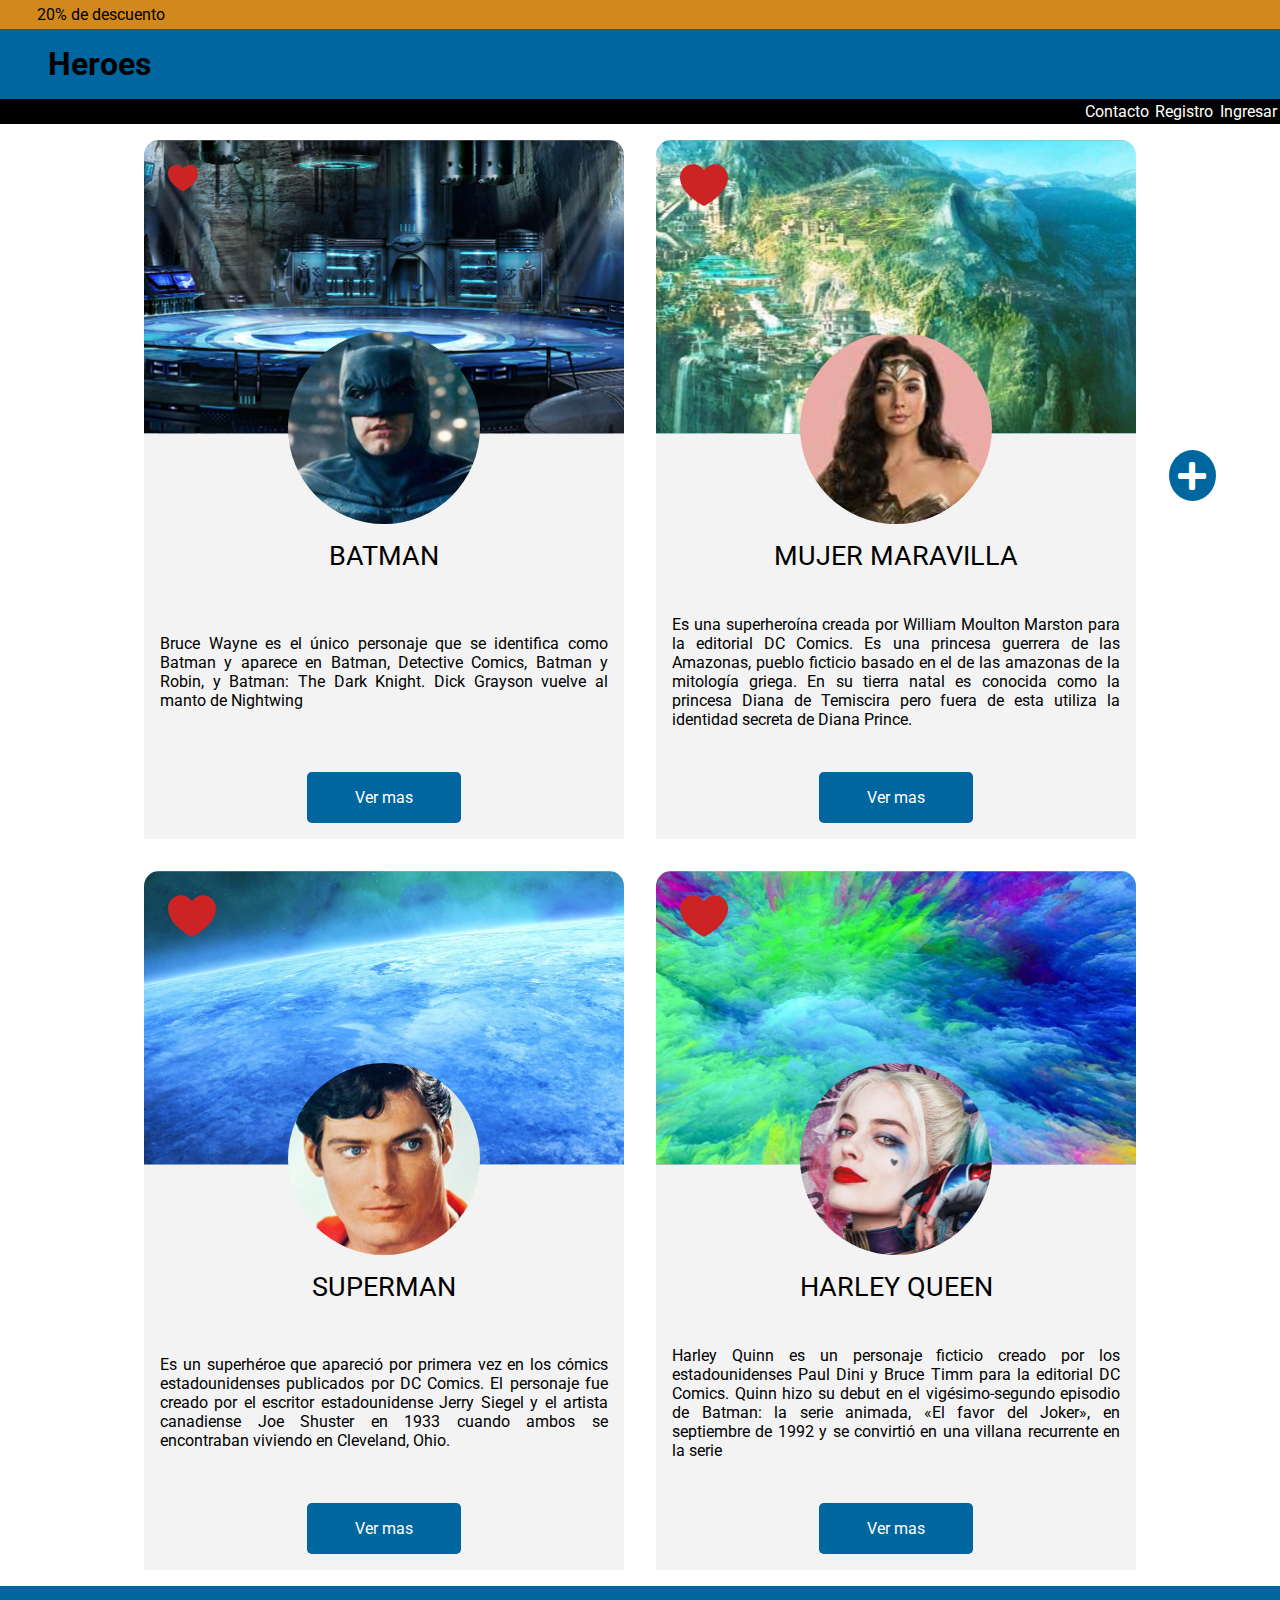
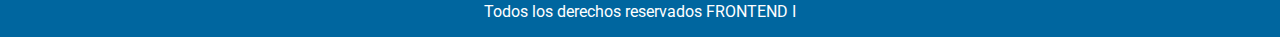
<file: index.html>
<!DOCTYPE html>
<html lang="es">

<head>
    <meta charset="UTF-8">
    <meta http-equiv="X-UA-Compatible" content="IE=edge">
    <meta name="viewport" content="width=device-width, initial-scale=1.0">
    <link rel="stylesheet" href="css/styles.css">
    <title>Heroes</title>
</head>

<body>
    <!--HEADER-->
    <header>
        <div class="foo-bar">
            <p class="big-holder">20% de descuento</p>
        </div>
        <h1 class="big-holder">Heroes</h1>
        <div class="header-bot">
            <nav>
                <ul class="menu">
                    <li><a href="contacto.html">Contacto</a></li>
                    <li><a href="">Registro</a></li>
                    <li><a href="">Ingresar</a></li>
                </ul>
            </nav>
        </div>
    </header>
    <!--MAIN-->
    <main>

        <i class="fas fa-plus flotante"></i>

        <section class="card-container mid-holder">
            <!--CARD 1-->
            <div class="card">
                <div class="background batman">
                    <img src="img/corazon.png" alt="corazon" class="like">
                    <img src="img/batman-foto.svg" alt="batman" class="foto">
                    <img src="img/corazon.png" alt="corazon" class="like hidden">
                </div>
                <div class="card-text">
                    <h3 class="hero-name">BATMAN</h3>
                    <p>Bruce Wayne es el único personaje que se identifica como Batman y aparece en Batman, Detective
                        Comics, Batman y Robin, y Batman: The Dark Knight. Dick Grayson vuelve al manto de Nightwing
                    </p>
                    <div class="card-link">
                        <a href="">Ver mas</a>
                    </div>
                </div>

            </div>
            <!--CARD 2-->
            <div class="card">
                <div class="background mujer-maravilla">
                    <img src="img/corazon.svg" alt="corazon" class="like">
                    <img src="img/mujermaravilla.svg" alt="mujer maravilla" class="foto">
                    <img src="img/corazon.svg" alt="corazon" class="like hidden">
                </div>
                <div class="card-text">
                    <h3 class="hero-name">Mujer Maravilla</h3>
                    <p>Es una superheroína creada por William Moulton Marston para la editorial DC Comics. Es una
                        princesa guerrera de las Amazonas, pueblo ficticio basado en el de las amazonas de la mitología
                        griega. En su tierra natal es conocida como la princesa Diana de Temiscira pero fuera de esta
                        utiliza la identidad secreta de Diana Prince. </p>
                    <div class="card-link">
                        <a href="">Ver mas</a>
                    </div>
                </div>

            </div>
            <!--CARD 3-->
            <div class="card">
                <div class="background superman">
                    <img src="img/corazon.svg" alt="corazon" class="like">
                    <img src="img/superman.svg" alt="batman" class="foto">
                    <img src="img/corazon.svg" alt="corazon" class="like hidden">
                </div>
                <div class="card-text">
                    <h3 class="hero-name">SUPERMAN</h3>
                    <p>Es un superhéroe que apareció por primera vez en los cómics estadounidenses publicados por DC
                        Comics. ​
                        El personaje fue creado por el escritor estadounidense Jerry Siegel y el artista canadiense Joe
                        Shuster en 1933 cuando ambos se encontraban viviendo en Cleveland, Ohio.</p>
                    <div class="card-link">
                        <a href="">Ver mas</a>
                    </div>
                </div>

            </div>
            <!--CARD 4-->
            <div class="card">
                <div class="background harley">
                    <img src="img/corazon.svg" alt="corazon" class="like">
                    <img src="img/harleyquien.svg" alt="batman" class="foto">
                    <img src="img/corazon.svg" alt="corazon" class="like hidden">
                </div>
                <div class="card-text">
                    <h3 class="hero-name">Harley Queen</h3>
                    <p>Harley Quinn es un personaje ficticio creado por los estadounidenses Paul Dini y Bruce Timm para
                        la editorial DC Comics. Quinn hizo su debut en el vigésimo-segundo episodio de Batman: la serie
                        animada, «El favor del Joker», en septiembre de 1992 y se convirtió en una villana recurrente en
                        la serie</p>
                    <div class="card-link">
                        <a href="">Ver mas</a>
                    </div>
                </div>

            </div>
        </section>

    </main>
    <!--FOOTER-->
    <footer>
        <p class="big-holder">Todos los derechos reservados FRONTEND I</p>
    </footer>


</body>


</html>
</file>
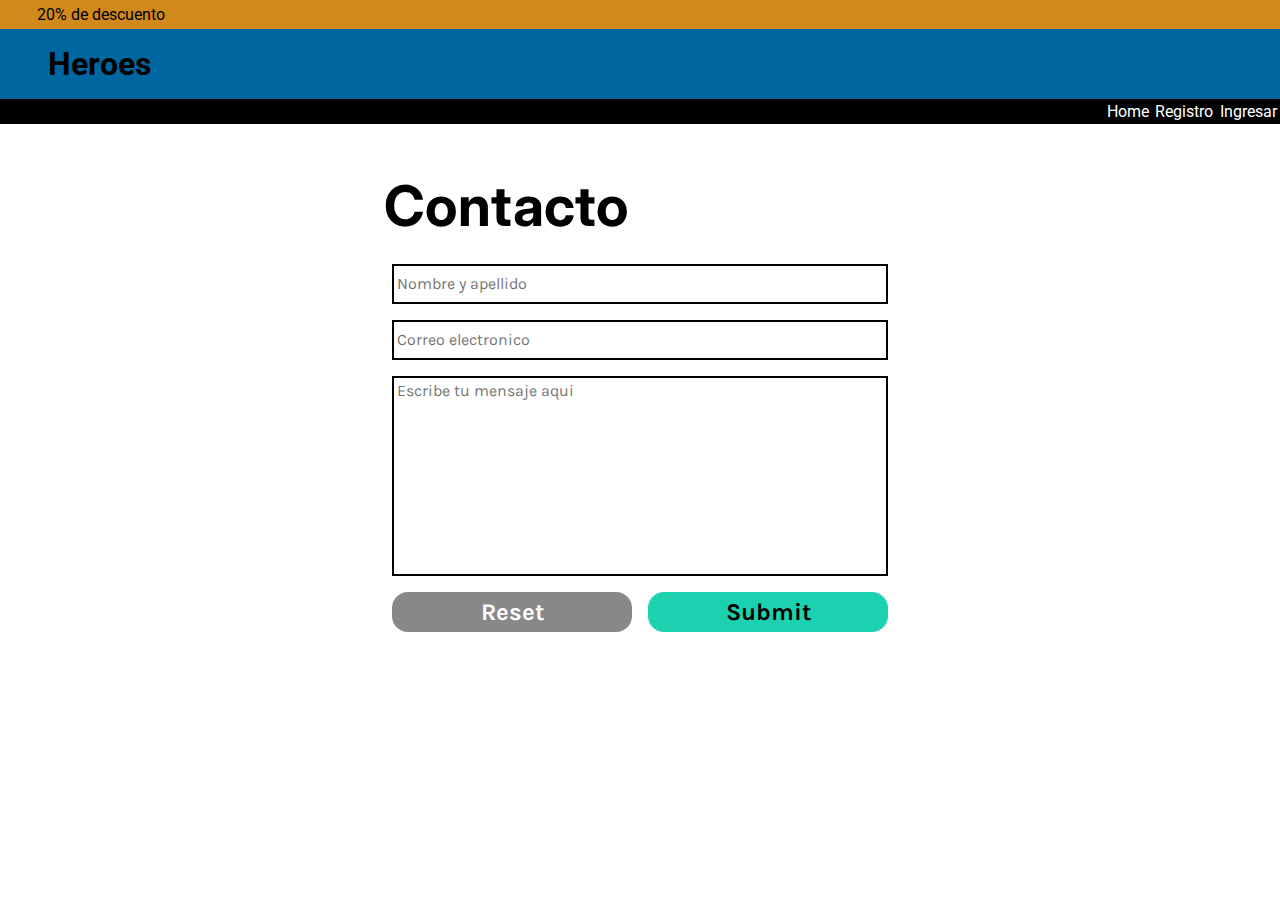
<file: contacto.html>
<!DOCTYPE html>
<html lang="es">

<head>
    <meta charset="UTF-8">
    <meta http-equiv="X-UA-Compatible" content="IE=edge">
    <meta name="viewport" content="width=device-width, initial-scale=1.0">
    <link rel="stylesheet" href="css/styles.css">
    <link rel="stylesheet" href="css/contact-style.css">
    <title>Contacto</title>
</head>

<body>

    <header>
        <div class="foo-bar">
            <p class="big-holder">20% de descuento</p>
        </div>
        <h1 class="big-holder">Heroes</h1>
        <div class="header-bot">
            <nav>
                <ul class="menu">
                    <li><a href="index.html">Home</a></li>
                    <li><a href="">Registro</a></li>
                    <li><a href="">Ingresar</a></li>
                </ul>
            </nav>
        </div>
    </header>

    <body>
        <section class="formulario">

            <form action="#" method="POST">
                <h2>Contacto</h2>
                <label for="nom_y_ap"></label>
                <input type="text" name="nom_y_ap" id="nom_y_ap" placeholder="Nombre y apellido">
                <label for="correo"></label>
                <input type="email" name="email" id="correo" placeholder="Correo electronico">
                <label for="msj"></label>
                <textarea name="mensaje" id="msj" cols="30" rows="10" placeholder="Escribe tu mensaje aqui"></textarea>
                <div class="botones">
                    <input type="reset">
                    <input type="submit">
                </div>
            </form>
        </section>



    </body>


</body>

</html>
</file>
<file: css/contact-style.css>
@import url('https://fonts.googleapis.com/css2?family=Inter:wght@700&display=swap');
@import url('https://fonts.googleapis.com/css2?family=Karla:wght@400;700&display=swap');
.formulario {
    margin: 3rem auto;
    width: 40%;
}

.formulario form {
    display: flex;
    flex-direction: column;
}

h2 {
    font-family: 'Inter';
    font-size: 3.5rem;
    font-weight: 700;
    margin-bottom: 1rem;
}

input, textarea{
    border: 2px solid #000;
    height: 2.5rem;
    margin: 0.5rem;
    padding: 0.2rem;

    font-family: 'Karla';
    font-weight: 400;
    font-size: 1rem;
}


textarea {
    resize: none;
    height: 20%;
}

.botones {
    display: flex;
    justify-content: space-between;
}

input[type=submit], input[type=reset] {
    border: 0px;
    font-size: 1.5rem;
    font-weight: 700;
    width: 50%;
    border-radius: 1rem;
}

input[type=reset] {
    background-color: #888888;
    color: white;
}

input[type=submit] {
    background-color: #1CD1B0;
}
</file>
<file: css/styles.css>
@import url('https://fonts.googleapis.com/css2?family=Roboto&display=swap');
@import url('https://cdnjs.cloudflare.com/ajax/libs/font-awesome/5.15.3/css/all.min.css');

* {
    padding: 0;
    margin: 0;
    box-sizing: border-box;
}

body {
    font-family: 'Roboto', sans-serif;
    font-weight: 400;
}

.big-holder {
    max-width: 95%;
    margin: 0 auto;
}

.mid-holder {
    max-width: 1200px;
    margin: 0 auto;
}

/*HEADER*/

header {
    background: #00669F;
    position: -webkit-sticky;
    position: sticky;
    top: -2rem;
}

h1 {
    margin: 0 auto;
    padding: 1rem;
}


.foo-bar {
    background: #D1891C;
}

.foo-bar p {
    margin: 0 auto;
    padding: 0.3rem;
}

.header-bot {
    background-color: black;
    color: white;
    font-size: 1rem;
}

.header-bot nav ul {
    list-style: none;
    display: flex;
    justify-content: flex-end;
    align-items: center;
}

nav a {
    display: inline-block;
    position: relative;
    padding: 0.2rem 0rem;
    margin: 0rem 0.2rem;
    color: white;
    text-decoration: none;


}


li a::before {
    content: '';
    position: absolute;
    top: 1.3rem;
    width: 0px;
    height: 1px;
    background-color: white;
    transition: width 0.3s;
}

li a:hover::before {
    width: 100%;
}

/* MAIN */

.card-container {
    display: flex;
    flex-wrap: wrap;
    justify-content: center;
    align-items: center;
}

.flotante {
    color: white;
    position: fixed;
    padding: 0.6rem;
    background-color: #00669F;
    border-radius: 50%;
    right: 5%;
    top: 50%;
    text-align: center;
    font-family: 'Font Awesome 5 Free';
    font-weight: 700;
    font-size: 2rem;
}
.flotante:hover {
    background-color: black;
}



/* CARD */

.card {
    max-width: 40%;
    min-width: 290px;
    margin: 1rem;
}

.background {
    background: #F3F3F3;
    border-radius: 15px 15px 0px 0px;
    background-repeat: no-repeat;
    background-size: contain;
    display: flex;
    justify-content: space-between;
    align-items: flex-start;
}

.foto {
    border-radius: 70%;
    max-width: 40%;
    margin: 40% 0% 0% 0%;
    align-self: flex-end;
}

.like {
    align-self: flex-start;
    max-width: 10%;
    margin: 5%;
}

.hidden {
    visibility: hidden;
}

.card-text {
    background: #F3F3F3;
    display: flex;
    flex-direction: column;
    align-items: center;
    justify-content: space-between;
    height: 35vh;
}

.hero-name {
    font-family: Roboto;
    font-size: 1.7rem;
    font-style: normal;
    font-weight: 400;
    text-align: center;
    text-transform: uppercase;
    padding: 1rem;
}

.card-text p {
    font-family: 'Roboto';
    font-size: 1rem;
    font-style: normal;
    font-weight: 400;
    text-align: justify;
    margin: 1rem;
}

.card-link a {
    display: inline-block;
    padding: 1rem 3rem;
    background: #00669F;
    border-radius: 0.3rem;
    color: white;
   
    text-decoration: none;
    margin: 1rem auto;
}

.batman {
    background-image: url('../img/batman-background.svg');
}

.mujer-maravilla {
    background-image: url('../img/fondo-mm.svg');
}

.superman {
    background-image: url('../img/fondo-sm.svg');
}

.harley {
    background-image: url('../img/fondo-hq.svg');
}

/*FOOTER*/

footer {
    background: #00669F;
}

footer p {
    color: white;
    text-align: center;
    padding: 1rem;
}



@media screen and (max-width: 700px) {

}
</file>
